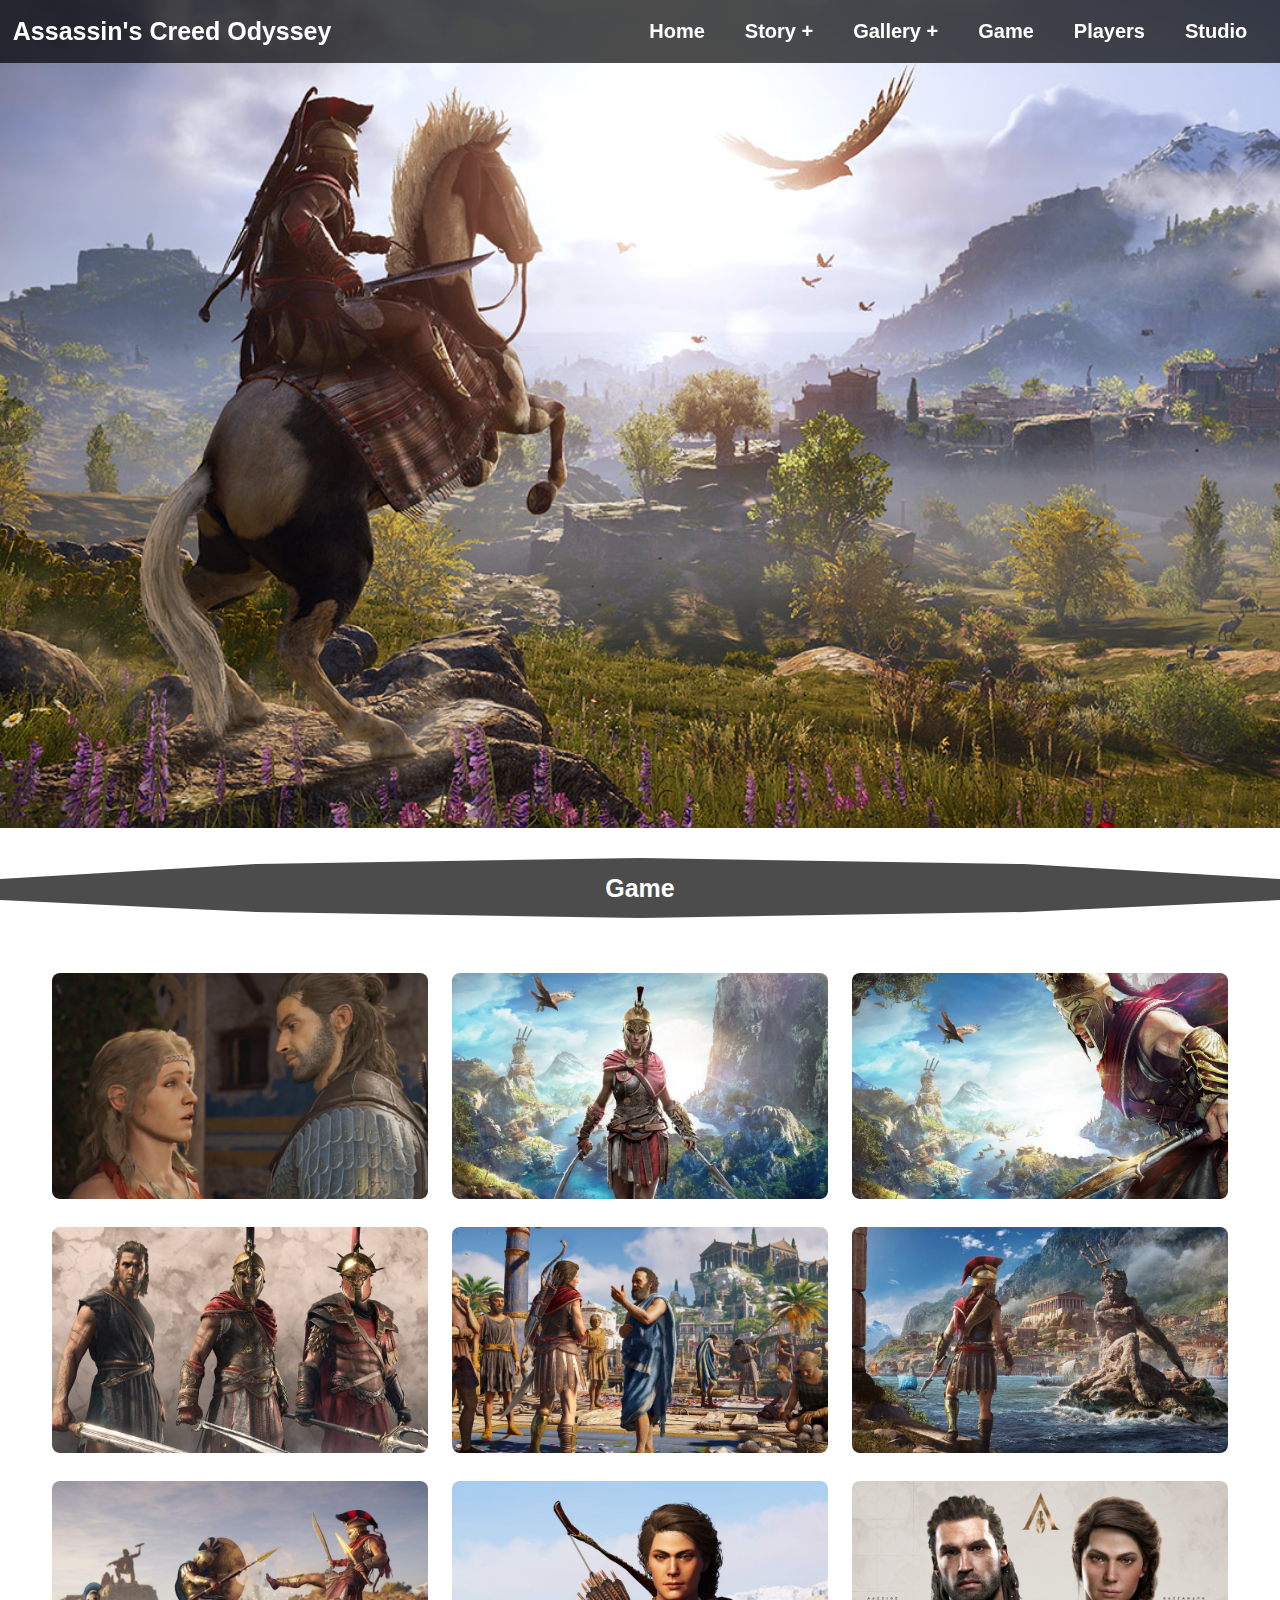
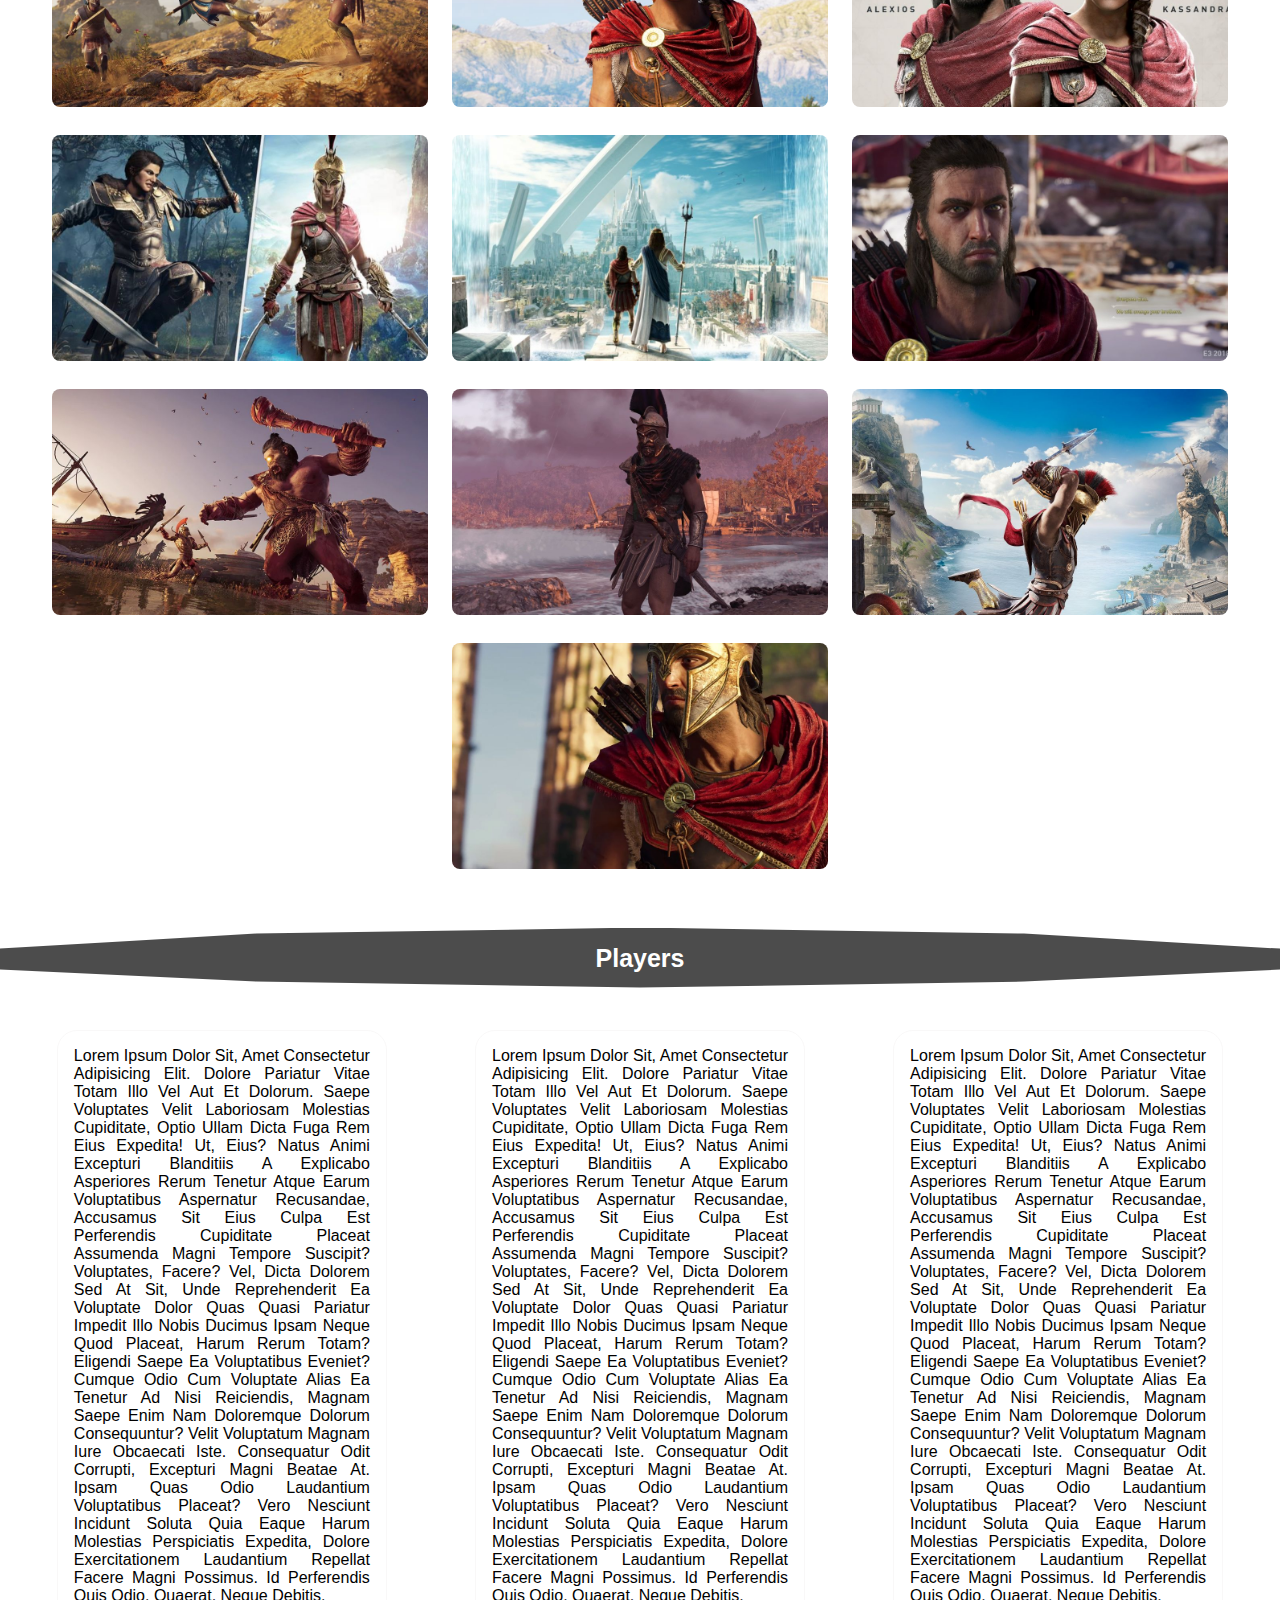
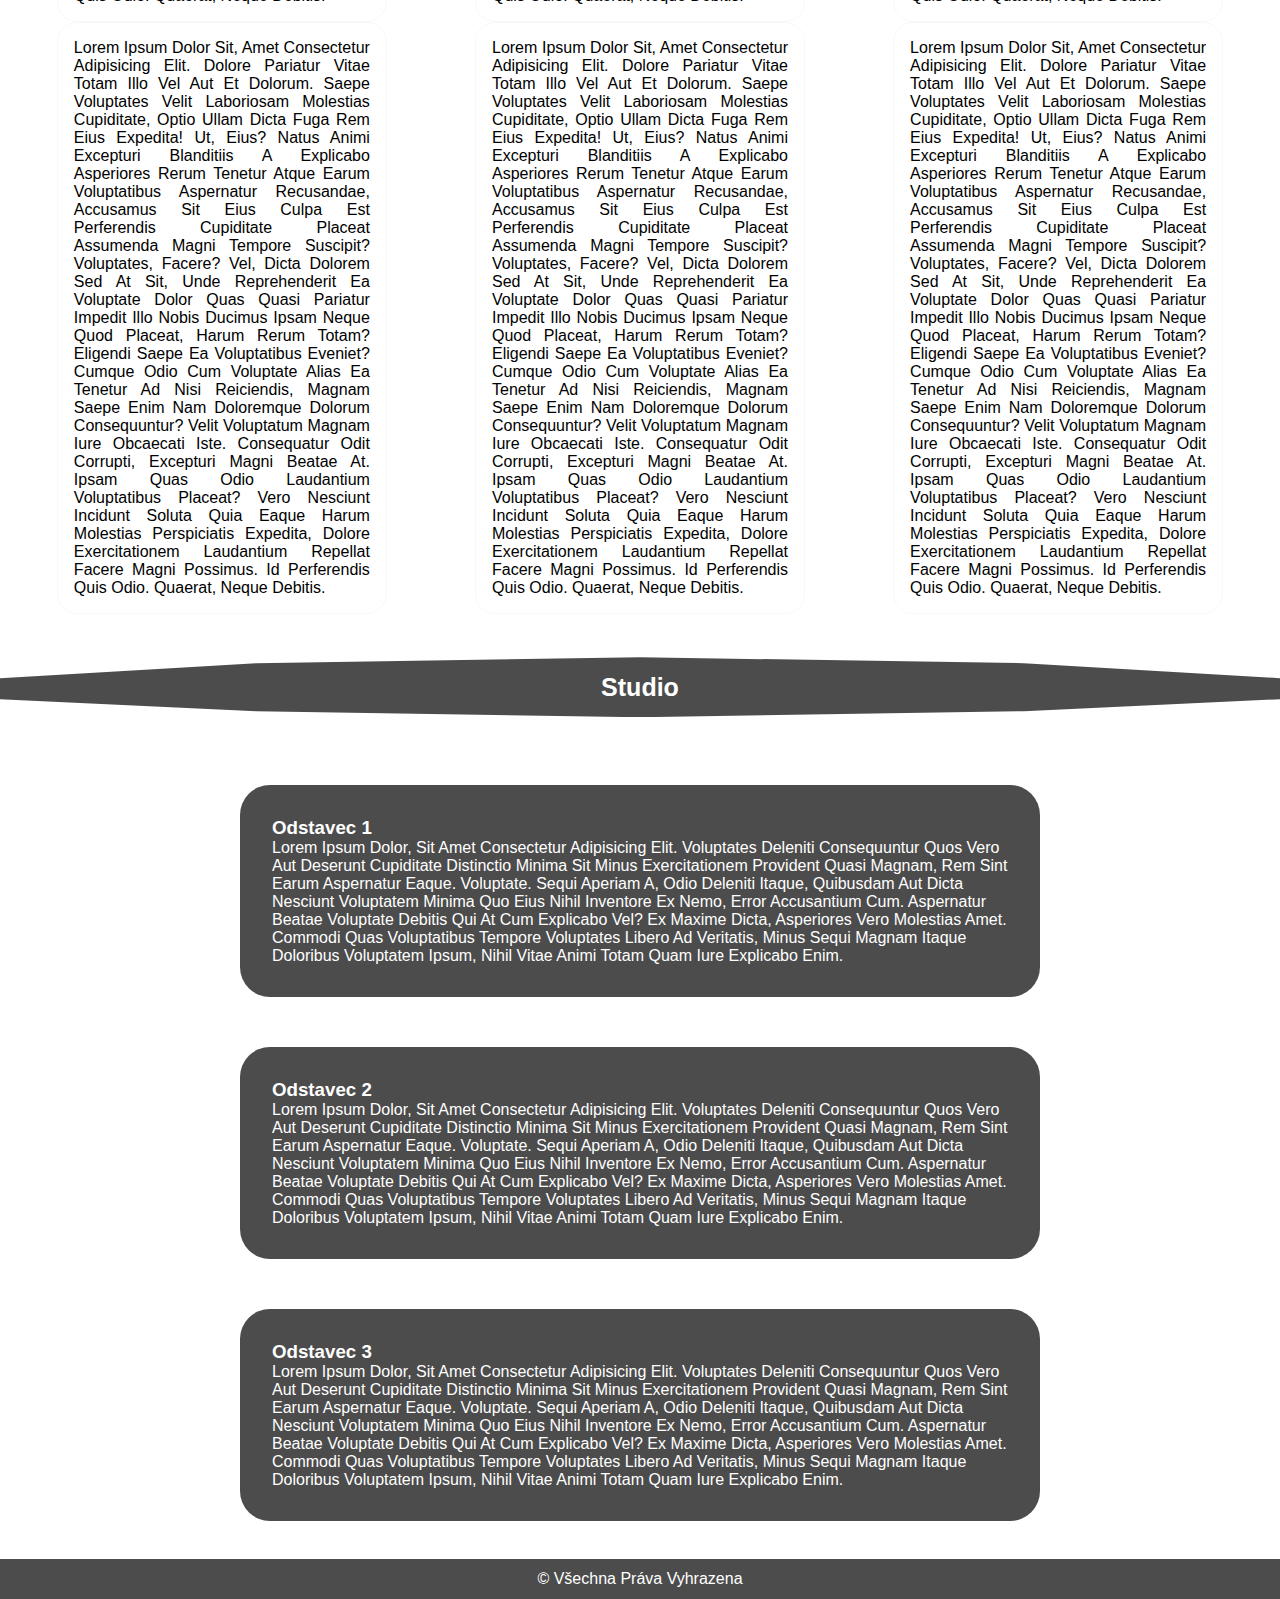
<file: index.html>
<!DOCTYPE html>
<html lang="en">
<head>
    <meta charset="UTF-8">
    <meta http-equiv="X-UA-Compatible" content="IE=edge">
    <meta name="viewport" content="width=device-width, initial-scale=1.0">
    <link rel="stylesheet" href="drop_menu.css">
    <title>Document</title>
</head>
<body>
    <section class="section1">
    <header>
        <!-- Logo  -->
        <a class="logo" href="#">Assassin's Creed Odyssey</a>

        <!-- Hambuerger menu -->
        <input type="checkbox" id="menu-bar">    
        <label for="menu-bar"><img src="image/more.png" alt=""></label>

        <!-- Celá navigace  -->
        <nav class="navbar">
            <ul>
                <!-- Hlavní navigace -->
                <li><a class="home-scroll" href="#">Home</a></li>
                <li><a href="#">Story +</a>
                    <!-- Rozbalovací navigace 1 -->
                    <ul>
                        <li><a href="#">Main story +</a>
                            <!-- Rozbalovací navigace 2 -->
                            <ul>
                                <li><a href="#">Family story</a></li>
                                <li><a href="#">Cult of Kosmos</a></li>
                                <li><a href="#">War story</a></li>
                            </ul>
                        </li>
                        <li><a href="#">Side story</a></li>
                    </ul>
                </li>

                <!-- Hlavní navigace -->
                <li><a href="#">Gallery +</a>
                    <!-- Rozbalovací navigace 1 -->
                    <ul>
                        <li><a href="#">Wallpapers</a></li>
                        <li><a href="#">Character +</a>
                            <!-- Rozbalovací navigace 2 -->
                            <ul>
                                <li><a href="#">Alexios</a></li>
                                <li><a href="#">Kassandra</a></li>
                                <li><a href="#">Elpidios</a></li>
                                <li><a href="#">Aspasia</a></li>
                                <li><a href="#">Alkibiades</a></li>
                                <li><a href="#">Phoibe</a></li>
                            </ul>
                        </li>
                        <li><a href="#">Armory</a></li>
                    </ul>
                </li>

                <!-- Hlavní navigace -->
                <li><a class="game-scroll" href="#">Game</a></li>
                <li><a class="players-scroll" href="#">Players</a></li>
                <li><a class="studio-scroll" href="#">Studio</a></li>
            </ul>
        </nav>
    </header>
    </section>

    <!-- Hlavní obsah -->
    <Main>
        <section class="game">
            <h2>Game</h2>
            <div class="img-container row">
                <div><img src="image/img-000.jpg" alt=""></div>
                <div><img src="image/img-001.jpeg" alt=""></div>
                <div><img src="image/img-002.jpg" alt=""></div>
                <div><img src="image/img-003.jpg" alt=""></div>
                <div><img src="image/img-004.jpg" alt=""></div>
                <div><img src="image/img-005.jpg" alt=""></div>
                <div><img src="image/img-006.jpg" alt=""></div>
                <div><img src="image/img-007.jpg" alt=""></div>
                <div><img src="image/img-008.jpg" alt=""></div>
                <div><img src="image/img-009.jpg" alt=""></div>
                <div><img src="image/img-010.jpg" alt=""></div>
                <div><img src="image/img-011.jpg" alt=""></div>
                <div><img src="image/img-012.jpg" alt=""></div>
                <div><img src="image/img-013.jpg" alt=""></div>
                <div><img src="image/img-014.jpg" alt=""></div>
                <div><img src="image/img-015.jpg" alt=""></div>

            </div>
        </section>
        

        <section class="players">
        <h2>Players</h2>

            <div class="players-container row">
            <p>Lorem ipsum dolor sit, amet consectetur adipisicing elit. Dolore pariatur vitae totam illo vel aut et dolorum. Saepe voluptates velit laboriosam molestias cupiditate, optio ullam dicta fuga rem eius expedita!
            Ut, eius? Natus animi excepturi blanditiis a explicabo asperiores rerum tenetur atque earum voluptatibus aspernatur recusandae, accusamus sit eius culpa est perferendis cupiditate placeat assumenda magni tempore suscipit? Voluptates, facere?
            Vel, dicta dolorem sed at sit, unde reprehenderit ea voluptate dolor quas quasi pariatur impedit illo nobis ducimus ipsam neque quod placeat, harum rerum totam? Eligendi saepe ea voluptatibus eveniet?
            Cumque odio cum voluptate alias ea tenetur ad nisi reiciendis, magnam saepe enim nam doloremque dolorum consequuntur? Velit voluptatum magnam iure obcaecati iste. Consequatur odit corrupti, excepturi magni beatae at.
            Ipsam quas odio laudantium voluptatibus placeat? Vero nesciunt incidunt soluta quia eaque harum molestias perspiciatis expedita, dolore exercitationem laudantium repellat facere magni possimus. Id perferendis quis odio. Quaerat, neque debitis.</p>
            <p>Lorem ipsum dolor sit, amet consectetur adipisicing elit. Dolore pariatur vitae totam illo vel aut et dolorum. Saepe voluptates velit laboriosam molestias cupiditate, optio ullam dicta fuga rem eius expedita!
            Ut, eius? Natus animi excepturi blanditiis a explicabo asperiores rerum tenetur atque earum voluptatibus aspernatur recusandae, accusamus sit eius culpa est perferendis cupiditate placeat assumenda magni tempore suscipit? Voluptates, facere?
            Vel, dicta dolorem sed at sit, unde reprehenderit ea voluptate dolor quas quasi pariatur impedit illo nobis ducimus ipsam neque quod placeat, harum rerum totam? Eligendi saepe ea voluptatibus eveniet?
            Cumque odio cum voluptate alias ea tenetur ad nisi reiciendis, magnam saepe enim nam doloremque dolorum consequuntur? Velit voluptatum magnam iure obcaecati iste. Consequatur odit corrupti, excepturi magni beatae at.
            Ipsam quas odio laudantium voluptatibus placeat? Vero nesciunt incidunt soluta quia eaque harum molestias perspiciatis expedita, dolore exercitationem laudantium repellat facere magni possimus. Id perferendis quis odio. Quaerat, neque debitis.</p>
            <p>Lorem ipsum dolor sit, amet consectetur adipisicing elit. Dolore pariatur vitae totam illo vel aut et dolorum. Saepe voluptates velit laboriosam molestias cupiditate, optio ullam dicta fuga rem eius expedita!
            Ut, eius? Natus animi excepturi blanditiis a explicabo asperiores rerum tenetur atque earum voluptatibus aspernatur recusandae, accusamus sit eius culpa est perferendis cupiditate placeat assumenda magni tempore suscipit? Voluptates, facere?
            Vel, dicta dolorem sed at sit, unde reprehenderit ea voluptate dolor quas quasi pariatur impedit illo nobis ducimus ipsam neque quod placeat, harum rerum totam? Eligendi saepe ea voluptatibus eveniet?
            Cumque odio cum voluptate alias ea tenetur ad nisi reiciendis, magnam saepe enim nam doloremque dolorum consequuntur? Velit voluptatum magnam iure obcaecati iste. Consequatur odit corrupti, excepturi magni beatae at.
            Ipsam quas odio laudantium voluptatibus placeat? Vero nesciunt incidunt soluta quia eaque harum molestias perspiciatis expedita, dolore exercitationem laudantium repellat facere magni possimus. Id perferendis quis odio. Quaerat, neque debitis.</p>
            <p>Lorem ipsum dolor sit, amet consectetur adipisicing elit. Dolore pariatur vitae totam illo vel aut et dolorum. Saepe voluptates velit laboriosam molestias cupiditate, optio ullam dicta fuga rem eius expedita!
            Ut, eius? Natus animi excepturi blanditiis a explicabo asperiores rerum tenetur atque earum voluptatibus aspernatur recusandae, accusamus sit eius culpa est perferendis cupiditate placeat assumenda magni tempore suscipit? Voluptates, facere?
            Vel, dicta dolorem sed at sit, unde reprehenderit ea voluptate dolor quas quasi pariatur impedit illo nobis ducimus ipsam neque quod placeat, harum rerum totam? Eligendi saepe ea voluptatibus eveniet?
            Cumque odio cum voluptate alias ea tenetur ad nisi reiciendis, magnam saepe enim nam doloremque dolorum consequuntur? Velit voluptatum magnam iure obcaecati iste. Consequatur odit corrupti, excepturi magni beatae at.
            Ipsam quas odio laudantium voluptatibus placeat? Vero nesciunt incidunt soluta quia eaque harum molestias perspiciatis expedita, dolore exercitationem laudantium repellat facere magni possimus. Id perferendis quis odio. Quaerat, neque debitis.</p>
            <p>Lorem ipsum dolor sit, amet consectetur adipisicing elit. Dolore pariatur vitae totam illo vel aut et dolorum. Saepe voluptates velit laboriosam molestias cupiditate, optio ullam dicta fuga rem eius expedita!
            Ut, eius? Natus animi excepturi blanditiis a explicabo asperiores rerum tenetur atque earum voluptatibus aspernatur recusandae, accusamus sit eius culpa est perferendis cupiditate placeat assumenda magni tempore suscipit? Voluptates, facere?
            Vel, dicta dolorem sed at sit, unde reprehenderit ea voluptate dolor quas quasi pariatur impedit illo nobis ducimus ipsam neque quod placeat, harum rerum totam? Eligendi saepe ea voluptatibus eveniet?
            Cumque odio cum voluptate alias ea tenetur ad nisi reiciendis, magnam saepe enim nam doloremque dolorum consequuntur? Velit voluptatum magnam iure obcaecati iste. Consequatur odit corrupti, excepturi magni beatae at.
            Ipsam quas odio laudantium voluptatibus placeat? Vero nesciunt incidunt soluta quia eaque harum molestias perspiciatis expedita, dolore exercitationem laudantium repellat facere magni possimus. Id perferendis quis odio. Quaerat, neque debitis.</p>
            <p>Lorem ipsum dolor sit, amet consectetur adipisicing elit. Dolore pariatur vitae totam illo vel aut et dolorum. Saepe voluptates velit laboriosam molestias cupiditate, optio ullam dicta fuga rem eius expedita!
            Ut, eius? Natus animi excepturi blanditiis a explicabo asperiores rerum tenetur atque earum voluptatibus aspernatur recusandae, accusamus sit eius culpa est perferendis cupiditate placeat assumenda magni tempore suscipit? Voluptates, facere?
            Vel, dicta dolorem sed at sit, unde reprehenderit ea voluptate dolor quas quasi pariatur impedit illo nobis ducimus ipsam neque quod placeat, harum rerum totam? Eligendi saepe ea voluptatibus eveniet?
            Cumque odio cum voluptate alias ea tenetur ad nisi reiciendis, magnam saepe enim nam doloremque dolorum consequuntur? Velit voluptatum magnam iure obcaecati iste. Consequatur odit corrupti, excepturi magni beatae at.
            Ipsam quas odio laudantium voluptatibus placeat? Vero nesciunt incidunt soluta quia eaque harum molestias perspiciatis expedita, dolore exercitationem laudantium repellat facere magni possimus. Id perferendis quis odio. Quaerat, neque debitis.</p>

        </div>
        </section>

        <section class="studio">
            <h2>Studio</h2>
            
            <div class="studio-container row">
            
            <div class="one-odstavec">
            <h3>Odstavec 1</h3>
            <p>Lorem ipsum dolor, sit amet consectetur adipisicing elit. Voluptates deleniti consequuntur quos vero aut deserunt cupiditate distinctio minima sit minus exercitationem provident quasi magnam, rem sint earum aspernatur eaque. Voluptate.
            Sequi aperiam a, odio deleniti itaque, quibusdam aut dicta nesciunt voluptatem minima quo eius nihil inventore ex nemo, error accusantium cum. Aspernatur beatae voluptate debitis qui at cum explicabo vel?
            Ex maxime dicta, asperiores vero molestias amet. Commodi quas voluptatibus tempore voluptates libero ad veritatis, minus sequi magnam itaque doloribus voluptatem ipsum, nihil vitae animi totam quam iure explicabo enim.</p>
            </div>
            <div class="one-odstavec">
            <h3>Odstavec 2</h3>
            <p>Lorem ipsum dolor, sit amet consectetur adipisicing elit. Voluptates deleniti consequuntur quos vero aut deserunt cupiditate distinctio minima sit minus exercitationem provident quasi magnam, rem sint earum aspernatur eaque. Voluptate.
            Sequi aperiam a, odio deleniti itaque, quibusdam aut dicta nesciunt voluptatem minima quo eius nihil inventore ex nemo, error accusantium cum. Aspernatur beatae voluptate debitis qui at cum explicabo vel?
            Ex maxime dicta, asperiores vero molestias amet. Commodi quas voluptatibus tempore voluptates libero ad veritatis, minus sequi magnam itaque doloribus voluptatem ipsum, nihil vitae animi totam quam iure explicabo enim.</p>
            </div>
            <div class="one-odstavec">
            <h3>Odstavec 3</h3>
            <p>Lorem ipsum dolor, sit amet consectetur adipisicing elit. Voluptates deleniti consequuntur quos vero aut deserunt cupiditate distinctio minima sit minus exercitationem provident quasi magnam, rem sint earum aspernatur eaque. Voluptate.
            Sequi aperiam a, odio deleniti itaque, quibusdam aut dicta nesciunt voluptatem minima quo eius nihil inventore ex nemo, error accusantium cum. Aspernatur beatae voluptate debitis qui at cum explicabo vel?
            Ex maxime dicta, asperiores vero molestias amet. Commodi quas voluptatibus tempore voluptates libero ad veritatis, minus sequi magnam itaque doloribus voluptatem ipsum, nihil vitae animi totam quam iure explicabo enim.</p>
            </div>
    


        </div>
        </section>

    </Main>

    <footer>
        <p>&copy Všechna práva vyhrazena</p>
    </footer>


    <!-- Script -->
    <script src="drop_menu.js"></script>
</body>
</html>
</file>
<file: drop_menu.css>
:root {
  --color-transparent: rgba(0,0,0,0.7);
  --color-transparent-top-linie: rgba(0,0,0,0.1);
  --color-text: rgb(255, 255, 255);
  --color-white: rgb(24, 165, 31);
  --color-hover: rgba(231, 228, 228, 0.267);
  --radius-nav: 20px;
}

* {
  margin: 0;
  padding: 0;
  box-sizing: border-box;
  text-transform: capitalize;
  text-decoration: none;
  font-family: "Gill Sans", "Gill Sans MT", Calibri, "Trebuchet MS", sans-serif;
}

.row {
  max-width: 1440px;
  width: 100%;
  margin: 0 auto;
}

.section1 {
  min-height: 92vh;
  background-image: url(image/background.jpg);
  background-repeat: no-repeat;
  background-size: cover;
  background-attachment: fixed;
}

header {
  position: fixed;
  top: 0;
  left: 0;
  right: 0;
  padding: 0px 1%;
  display: flex;
  align-items: center;
  justify-content: space-between;
  z-index: 1000;
  background-color: var(--color-transparent);
}

header .logo {
  font-weight: bolder;
  font-size: 25px;
  color: var(--color-text);
}

.navbar ul {
  list-style: none;
  display: flex;
}
.navbar ul li {
  position: relative;
  border-radius: var(--radius-nav);
}
.navbar ul li a {
  font-weight: 600;
  font-size: 20px;
  padding: 20px;
  display: block;
  color: var(--color-text);
}
.navbar ul li a:hover {
  color: var(--color-white);
  border-radius: var(--radius-nav);
}
.navbar ul li ul {
  position: absolute;
  left: 0;
  width: 180px;
  display: none;
}
.navbar ul li ul li {
  width: 100%;
  border-top: 1px solid var(--color-transparent-top-linie);
  background-color: var(--color-transparent);
}
.navbar ul li ul li ul {
  left: 180px;
  top: 0;
}
.navbar ul li:focus-within > ul, .navbar ul li:hover > ul {
  display: initial;
}

#menu-bar {
  display: none;
}

header label {
  font-size: 20px;
  cursor: pointer;
  display: none;
}
header label img {
  width: 30px;
}

main h2 {
  color: var(--color-text);
  margin-top: 30px;
  margin-bottom: 30px;
  text-align: center;
  font-size: 25px;
  background-color: var(--color-transparent);
  display: block;
  height: 60px;
  line-height: 60px;
  -webkit-clip-path: polygon(50% 0%, 80% 10%, 100% 35%, 100% 70%, 80% 90%, 50% 100%, 20% 90%, 0% 70%, 0% 35%, 20% 10%);
          clip-path: polygon(50% 0%, 80% 10%, 100% 35%, 100% 70%, 80% 90%, 50% 100%, 20% 90%, 0% 70%, 0% 35%, 20% 10%);
}

.img-container {
  display: flex;
  justify-content: center;
  flex-wrap: wrap;
  padding: 1%;
}
.img-container img {
  width: 400px;
  height: 250px;
  -o-object-fit: cover;
     object-fit: cover;
  border-radius: 20px;
  padding: 3%;
  transition: all 0.3s;
}
.img-container img:hover {
  transform: scale(1.1);
}

.players-container {
  display: flex;
  padding: 1%;
  flex-wrap: wrap;
}
.players-container p {
  max-width: 330px;
  border: 1px solid var(--color-hover);
  padding: 1rem;
  text-align: justify;
  border-radius: 20px;
  margin: 1%;
  margin: 0 auto;
}

.studio-container {
  display: flex;
  flex-direction: column;
  padding: 1%;
}
.studio-container .one-odstavec {
  max-width: 800px;
  margin: 2% auto;
  background-color: var(--color-transparent);
  color: white;
  padding: 2rem;
  border-radius: 30px;
}

footer {
  margin: 0 auto;
  width: 100%;
  text-align: center;
  height: 40px;
  background-color: var(--color-transparent);
  line-height: 40px;
  color: white;
}

@media (max-width: 900px) {
  header {
    padding: 20px;
  }
  header label {
    display: initial;
  }
  header .navbar {
    position: absolute;
    top: 100%;
    left: 0;
    right: 0;
    border-top: 1px solid black;
    display: none;
  }
  header .navbar ul {
    display: inline;
  }
  header .navbar ul li {
    width: 100%;
    background-color: var(--color-transparent);
  }
  header .navbar ul li ul {
    position: relative;
    width: 100%;
  }
  header .navbar ul li ul li {
    padding-left: 30px;
    background-color: rgba(0, 0, 0, 0.1);
  }
  header .navbar ul li ul li ul {
    width: 100%;
    left: 0;
  }
  header .navbar ul li ul li ul li {
    padding-left: 30px;
    background-color: rgba(0, 0, 0, 0.1);
  }
  #menu-bar:checked ~ .navbar {
    display: initial;
  }
}
@media (max-width: 500px) {
  .img-container img {
    width: 300px;
    height: 250px;
  }
}/*# sourceMappingURL=drop_menu.css.map */
</file>
